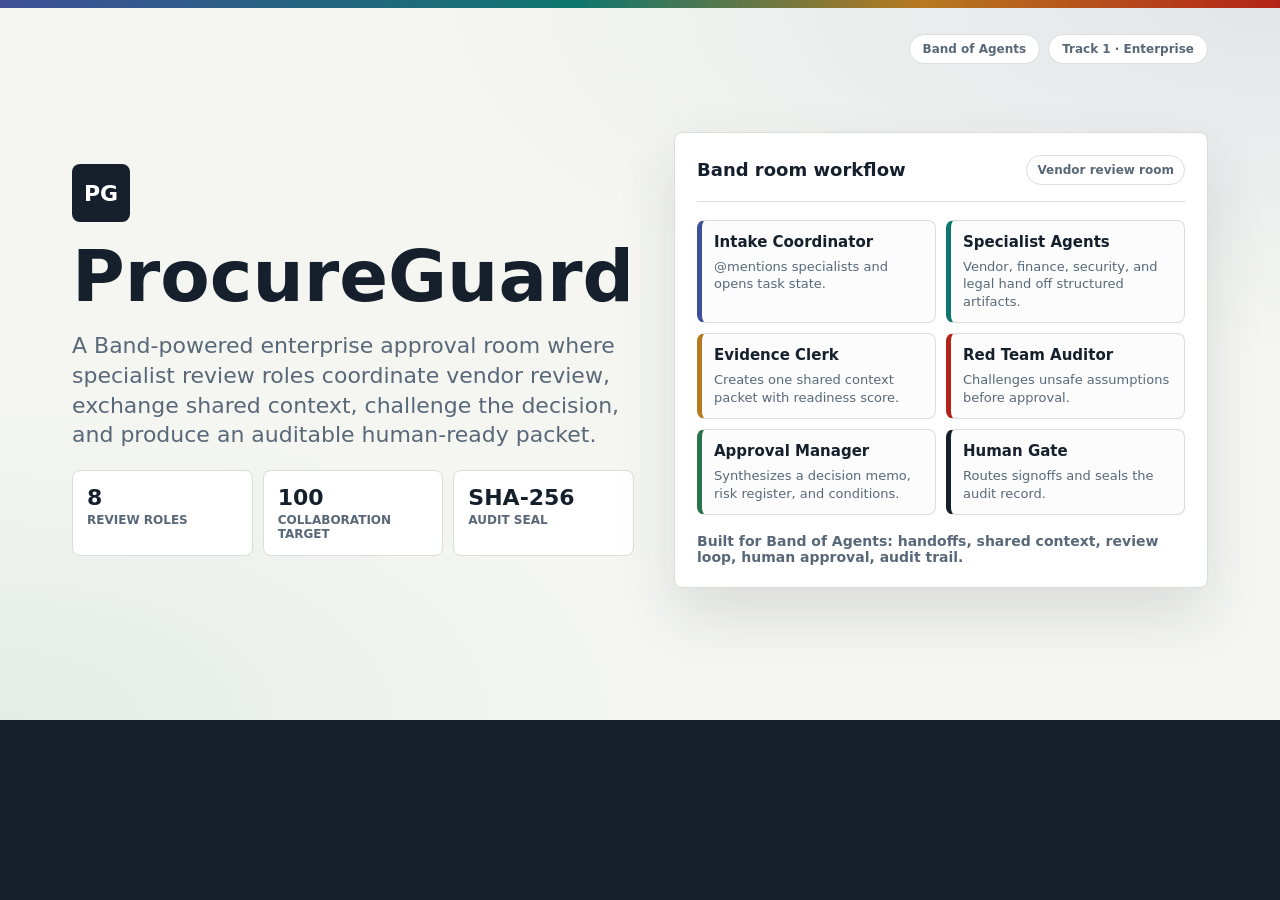
<file: static/cover.html>
<!doctype html>
<html lang="en">
  <head>
    <meta charset="utf-8" />
    <meta name="viewport" content="width=device-width, initial-scale=1" />
    <title>ProcureGuard Cover</title>
    <style>
      :root {
        --ink: #16202c;
        --muted: #596879;
        --line: #d9ded8;
        --bg: #f5f6f2;
        --panel: #ffffff;
        --teal: #0f766e;
        --indigo: #3f4f97;
        --red: #b42318;
        --green: #28724f;
        --amber: #b7791f;
      }

      * {
        box-sizing: border-box;
      }

      body {
        margin: 0;
        background: var(--ink);
        color: var(--ink);
        font-family: Inter, ui-sans-serif, system-ui, -apple-system, BlinkMacSystemFont, "Segoe UI", sans-serif;
        letter-spacing: 0;
      }

      .frame {
        width: 1280px;
        height: 720px;
        margin: 0 auto;
        background: var(--bg);
        display: grid;
        align-content: center;
        padding: 64px 72px;
        position: relative;
        overflow: hidden;
      }

      .frame::before {
        content: "";
        position: absolute;
        inset: 0;
        background:
          radial-gradient(120% 90% at 100% 0%, rgba(63, 79, 151, 0.1), transparent 55%),
          radial-gradient(90% 80% at 0% 100%, rgba(15, 118, 110, 0.08), transparent 55%);
        pointer-events: none;
      }

      .topbar {
        position: absolute;
        top: 0;
        left: 0;
        right: 0;
        height: 8px;
        background: linear-gradient(90deg, var(--indigo), var(--teal) 45%, var(--amber) 72%, var(--red));
      }

      .badge-track {
        position: absolute;
        top: 34px;
        right: 72px;
        display: flex;
        gap: 8px;
      }

      .badge {
        border: 1px solid var(--line);
        background: var(--panel);
        border-radius: 999px;
        padding: 7px 13px;
        font-size: 12px;
        font-weight: 900;
        color: var(--muted);
      }

      .cover {
        width: 100%;
        display: grid;
        grid-template-columns: 0.95fr 1.05fr;
        gap: 40px;
        align-items: center;
        position: relative;
        z-index: 1;
      }

      .copy {
        display: grid;
        gap: 20px;
      }

      .mark {
        display: inline-grid;
        place-items: center;
        width: 58px;
        height: 58px;
        border-radius: 8px;
        background: var(--ink);
        color: #fff;
        font-size: 22px;
        font-weight: 900;
      }

      h1,
      p {
        margin: 0;
      }

      h1 {
        max-width: 620px;
        font-size: 72px;
        line-height: 0.96;
      }

      .subtitle {
        max-width: 600px;
        color: var(--muted);
        font-size: 22px;
        line-height: 1.35;
      }

      .proof-row {
        display: grid;
        grid-template-columns: repeat(3, minmax(0, 1fr));
        gap: 10px;
        max-width: 650px;
      }

      .proof {
        border: 1px solid var(--line);
        border-radius: 8px;
        background: var(--panel);
        padding: 14px;
      }

      .proof strong,
      .proof span {
        display: block;
      }

      .proof strong {
        font-size: 22px;
      }

      .proof span {
        margin-top: 3px;
        color: var(--muted);
        font-size: 12px;
        font-weight: 800;
        text-transform: uppercase;
      }

      .room {
        border: 1px solid var(--line);
        border-radius: 8px;
        background: var(--panel);
        padding: 22px;
        box-shadow: 0 28px 60px rgba(35, 45, 58, 0.12);
      }

      .room-head {
        display: flex;
        align-items: center;
        justify-content: space-between;
        gap: 16px;
        border-bottom: 1px solid var(--line);
        padding-bottom: 16px;
        margin-bottom: 18px;
      }

      .room-head strong {
        font-size: 18px;
      }

      .pill {
        border: 1px solid var(--line);
        border-radius: 999px;
        padding: 7px 10px;
        color: var(--muted);
        font-size: 12px;
        font-weight: 900;
      }

      .flow {
        display: grid;
        grid-template-columns: repeat(2, minmax(0, 1fr));
        gap: 10px;
      }

      .node {
        min-height: 86px;
        border: 1px solid var(--line);
        border-left: 5px solid var(--indigo);
        border-radius: 8px;
        background: #fbfcfb;
        padding: 12px;
      }

      .node:nth-child(2) {
        border-left-color: var(--teal);
      }

      .node:nth-child(3) {
        border-left-color: var(--amber);
      }

      .node:nth-child(4) {
        border-left-color: var(--red);
      }

      .node:nth-child(5) {
        border-left-color: var(--green);
      }

      .node:nth-child(6) {
        border-left-color: var(--ink);
      }

      .node strong,
      .node span {
        display: block;
      }

      .node strong {
        margin-bottom: 7px;
        font-size: 15px;
      }

      .node span {
        color: var(--muted);
        font-size: 13px;
        line-height: 1.35;
      }

      .footer-line {
        margin-top: 18px;
        color: var(--muted);
        font-size: 14px;
        font-weight: 800;
      }

      @media (max-width: 900px) {
        .cover {
          grid-template-columns: 1fr;
          padding: 24px 0;
        }

        h1 {
          font-size: 46px;
        }

        .proof-row,
        .flow {
          grid-template-columns: 1fr;
        }
      }
    </style>
  </head>
  <body>
    <div class="frame">
      <div class="topbar"></div>
      <div class="badge-track">
        <span class="badge">Band of Agents</span>
        <span class="badge">Track 1 · Enterprise</span>
      </div>
      <main class="cover">
      <section class="copy">
        <span class="mark">PG</span>
        <h1>ProcureGuard</h1>
        <p class="subtitle">
          A Band-powered enterprise approval room where specialist review roles coordinate vendor review, exchange shared context,
          challenge the decision, and produce an auditable human-ready packet.
        </p>
        <div class="proof-row">
          <div class="proof"><strong>8</strong><span>Review roles</span></div>
          <div class="proof"><strong>100</strong><span>Collaboration target</span></div>
          <div class="proof"><strong>SHA-256</strong><span>Audit seal</span></div>
        </div>
      </section>

      <section class="room" aria-label="Workflow proof">
        <div class="room-head">
          <strong>Band room workflow</strong>
          <span class="pill">Vendor review room</span>
        </div>
        <div class="flow">
          <article class="node"><strong>Intake Coordinator</strong><span>@mentions specialists and opens task state.</span></article>
          <article class="node"><strong>Specialist Agents</strong><span>Vendor, finance, security, and legal hand off structured artifacts.</span></article>
          <article class="node"><strong>Evidence Clerk</strong><span>Creates one shared context packet with readiness score.</span></article>
          <article class="node"><strong>Red Team Auditor</strong><span>Challenges unsafe assumptions before approval.</span></article>
          <article class="node"><strong>Approval Manager</strong><span>Synthesizes a decision memo, risk register, and conditions.</span></article>
          <article class="node"><strong>Human Gate</strong><span>Routes signoffs and seals the audit record.</span></article>
        </div>
        <p class="footer-line">Built for Band of Agents: handoffs, shared context, review loop, human approval, audit trail.</p>
      </section>
      </main>
    </div>
  </body>
</html>
</file>
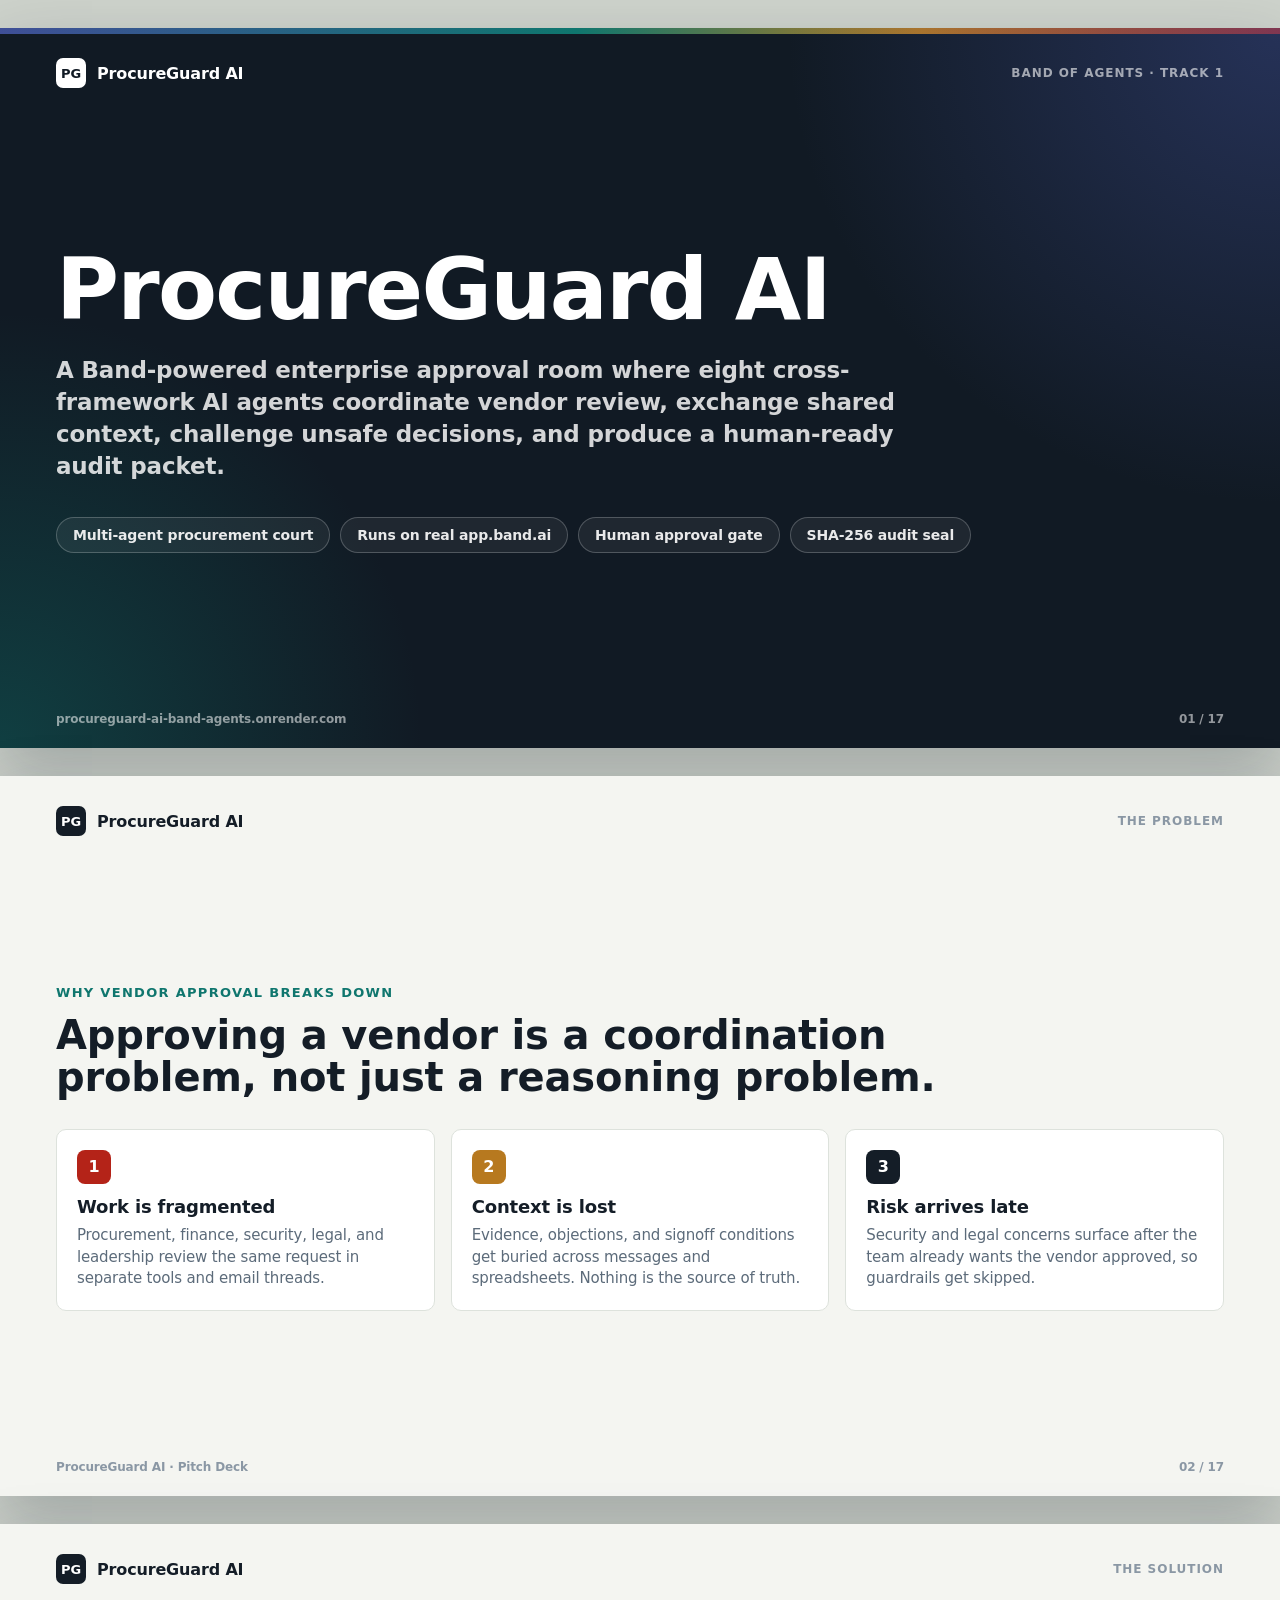
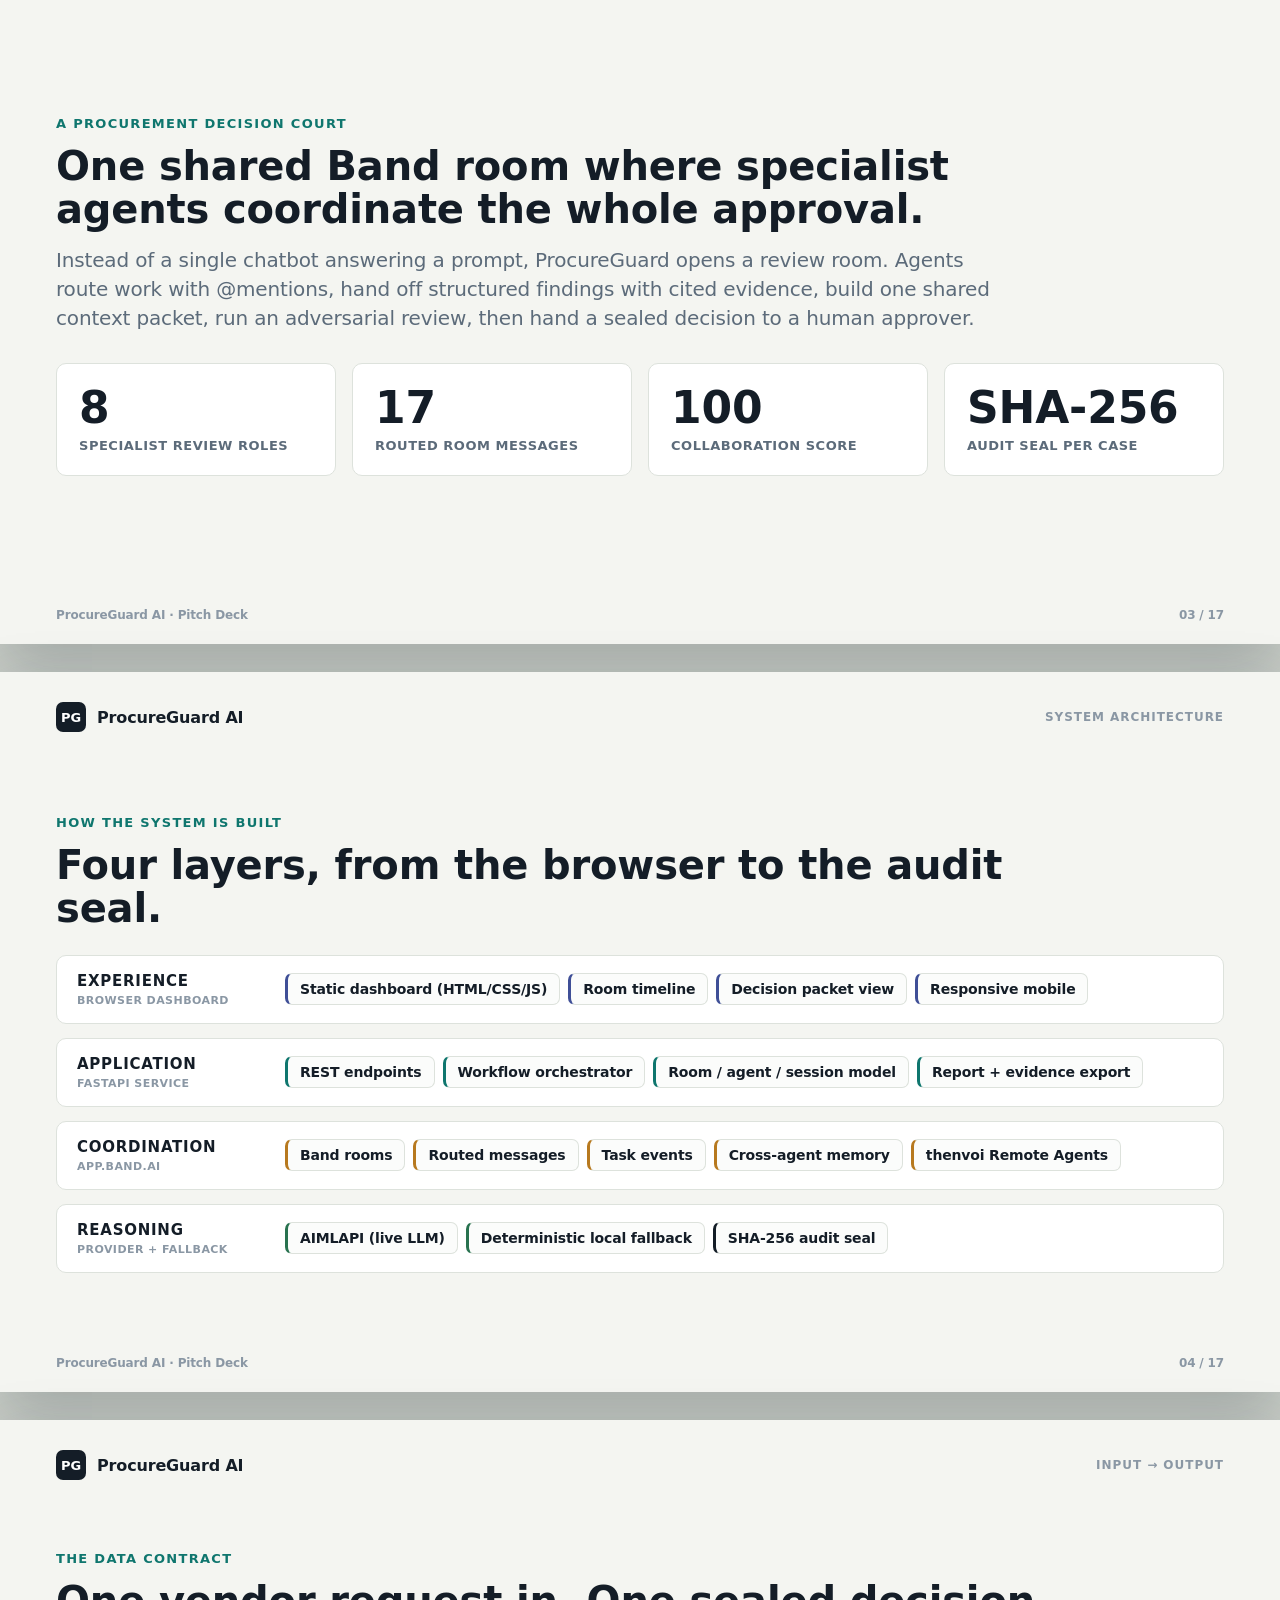
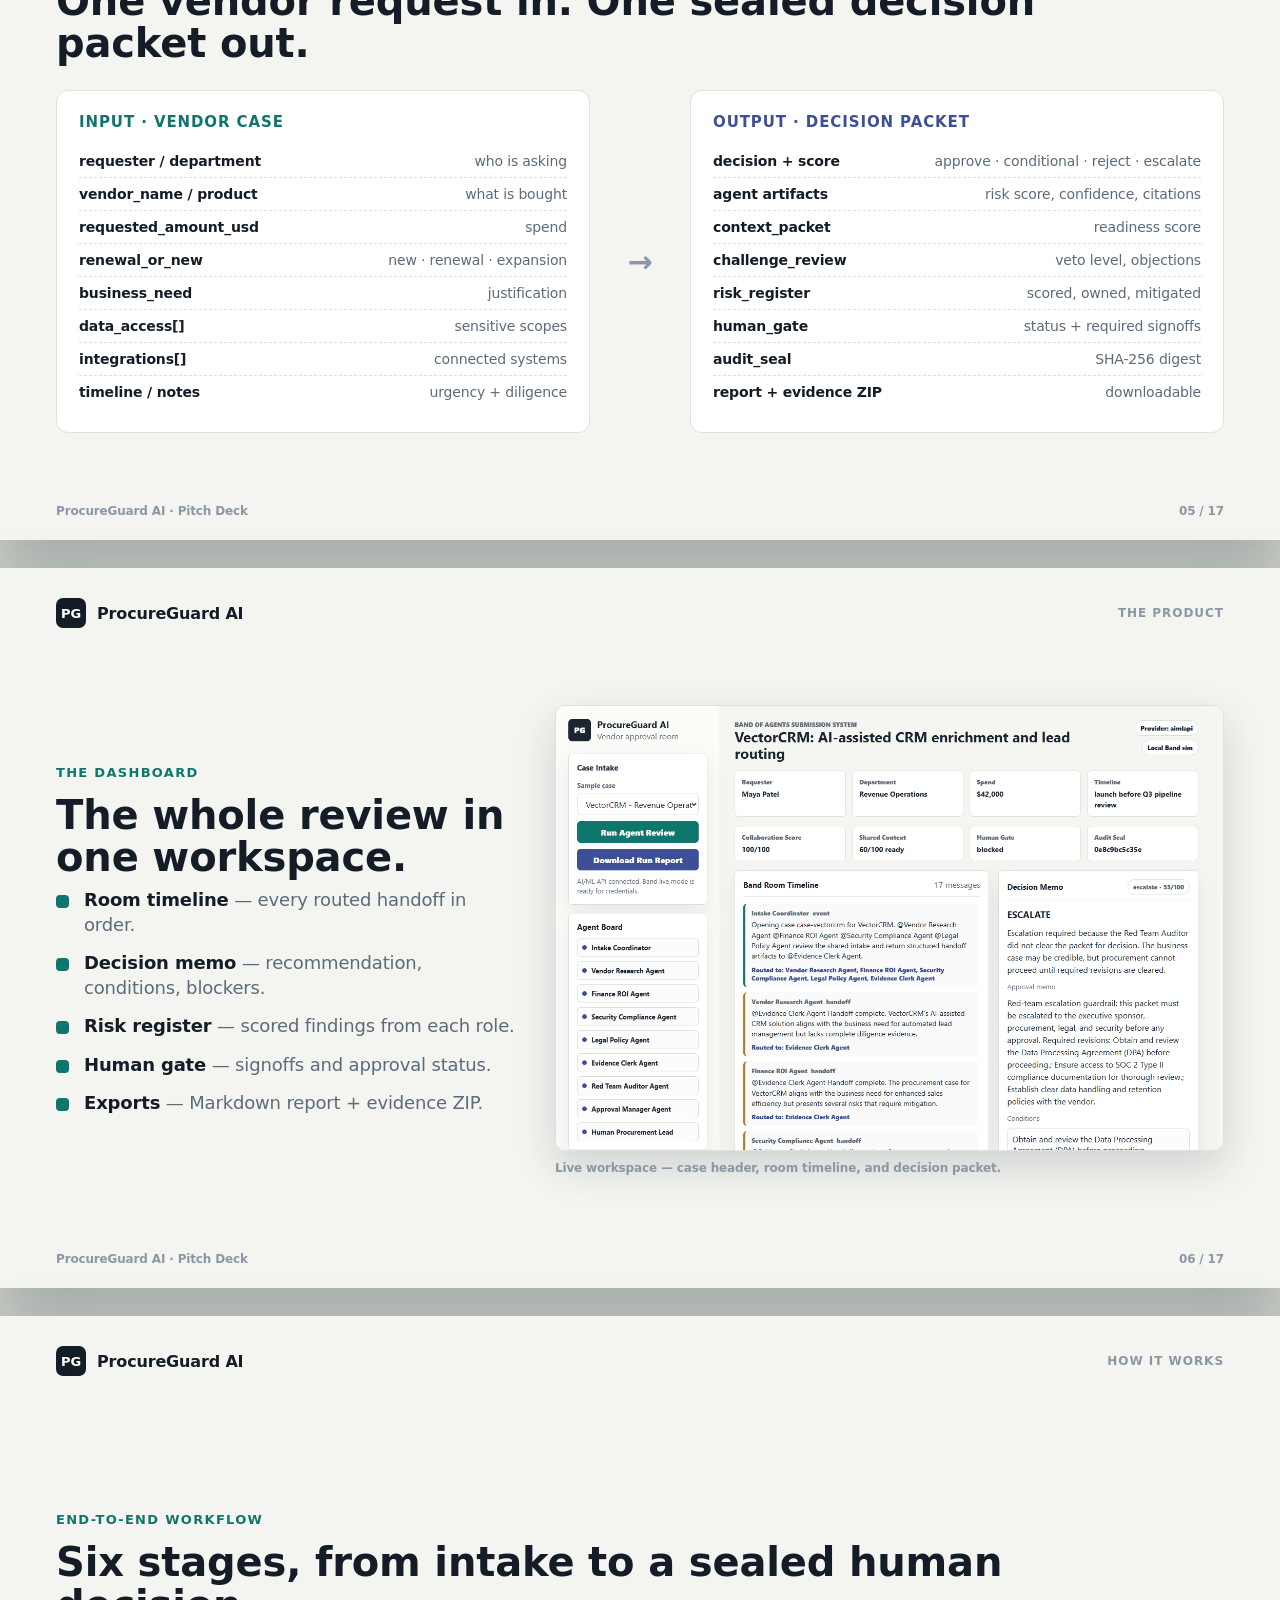
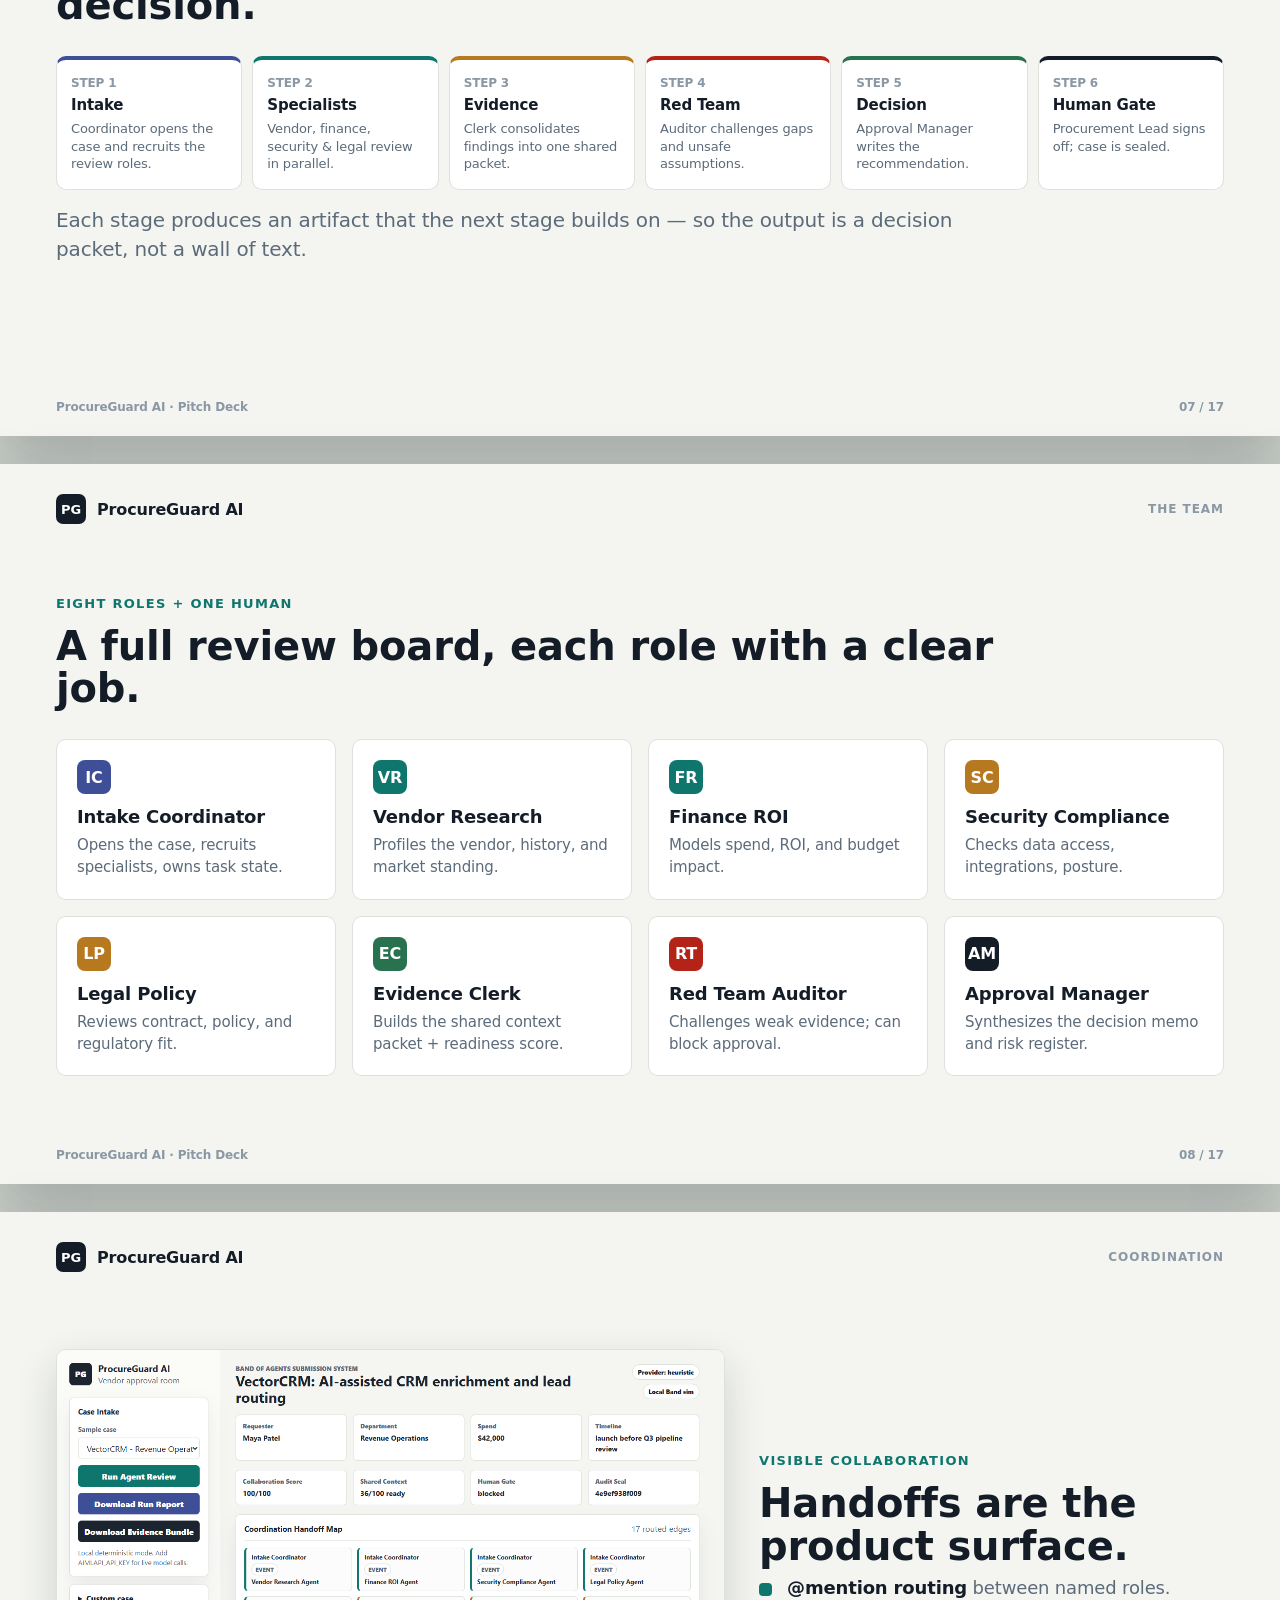
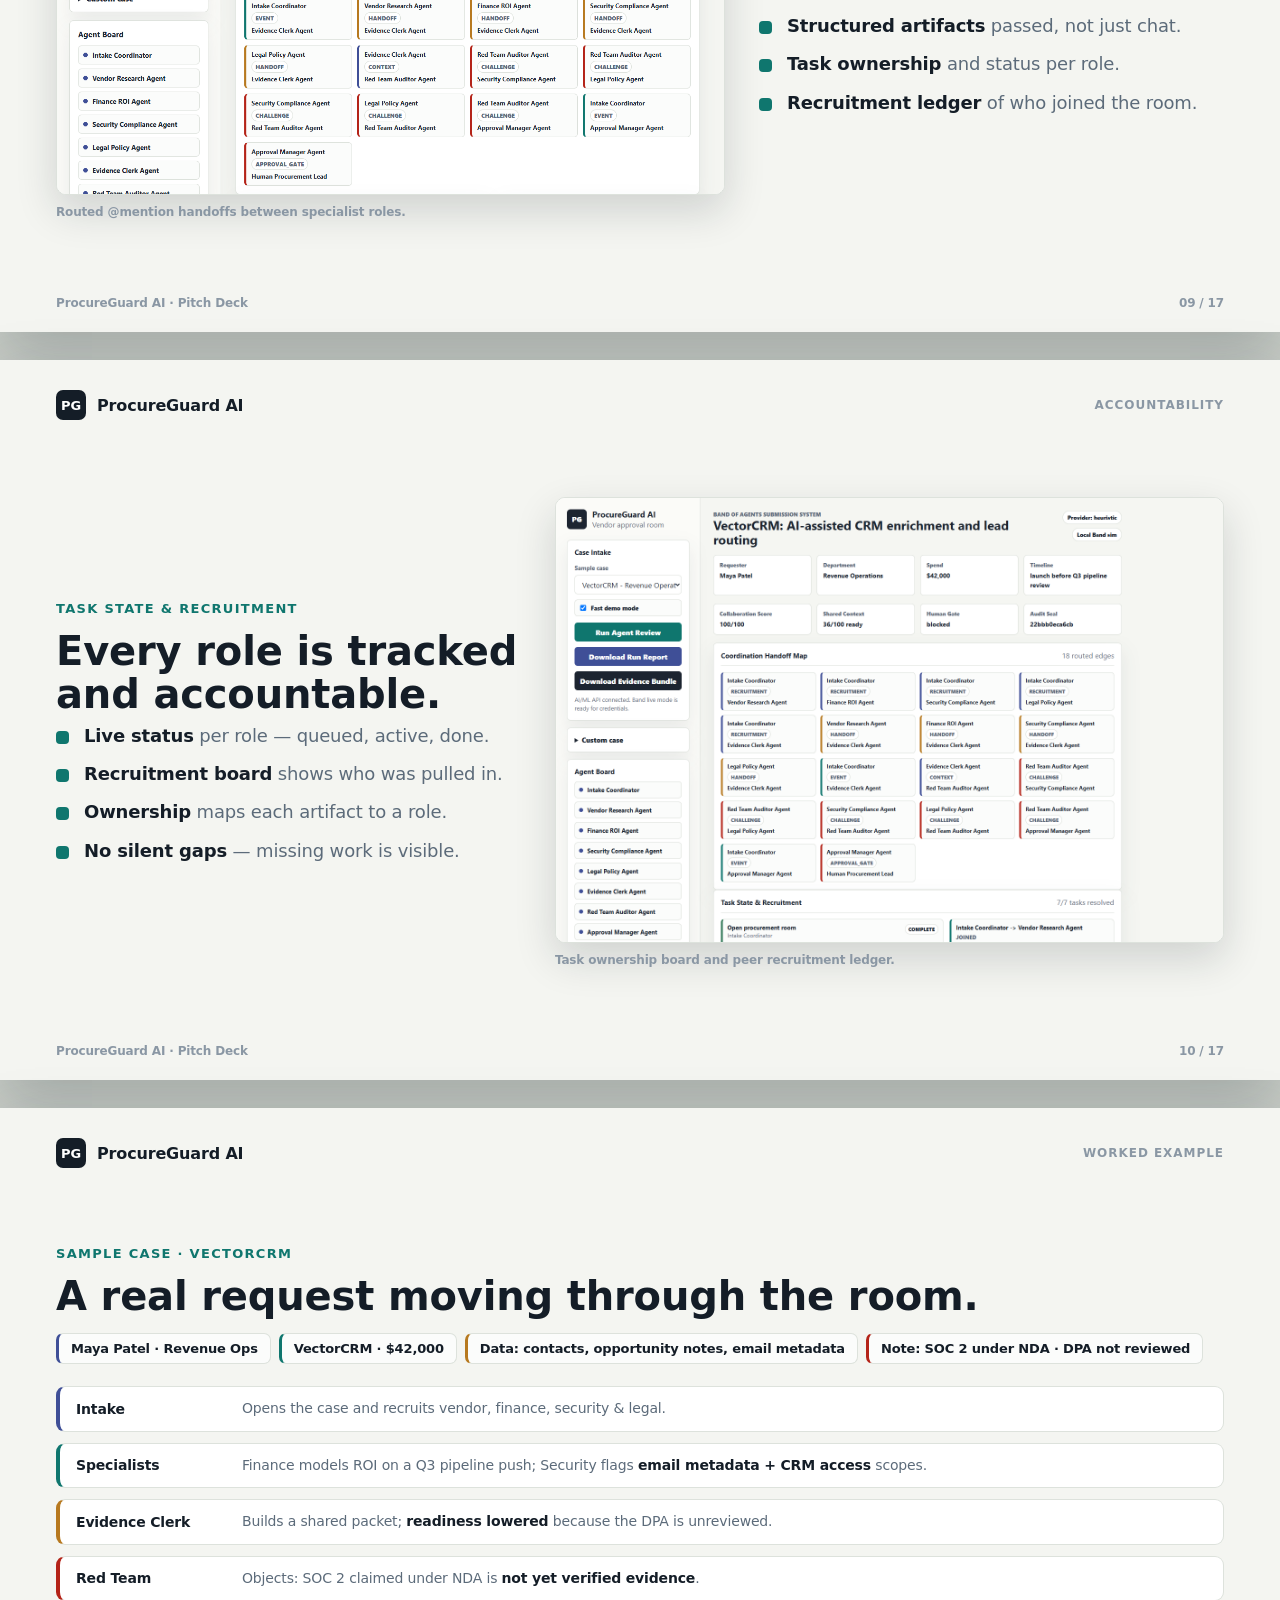
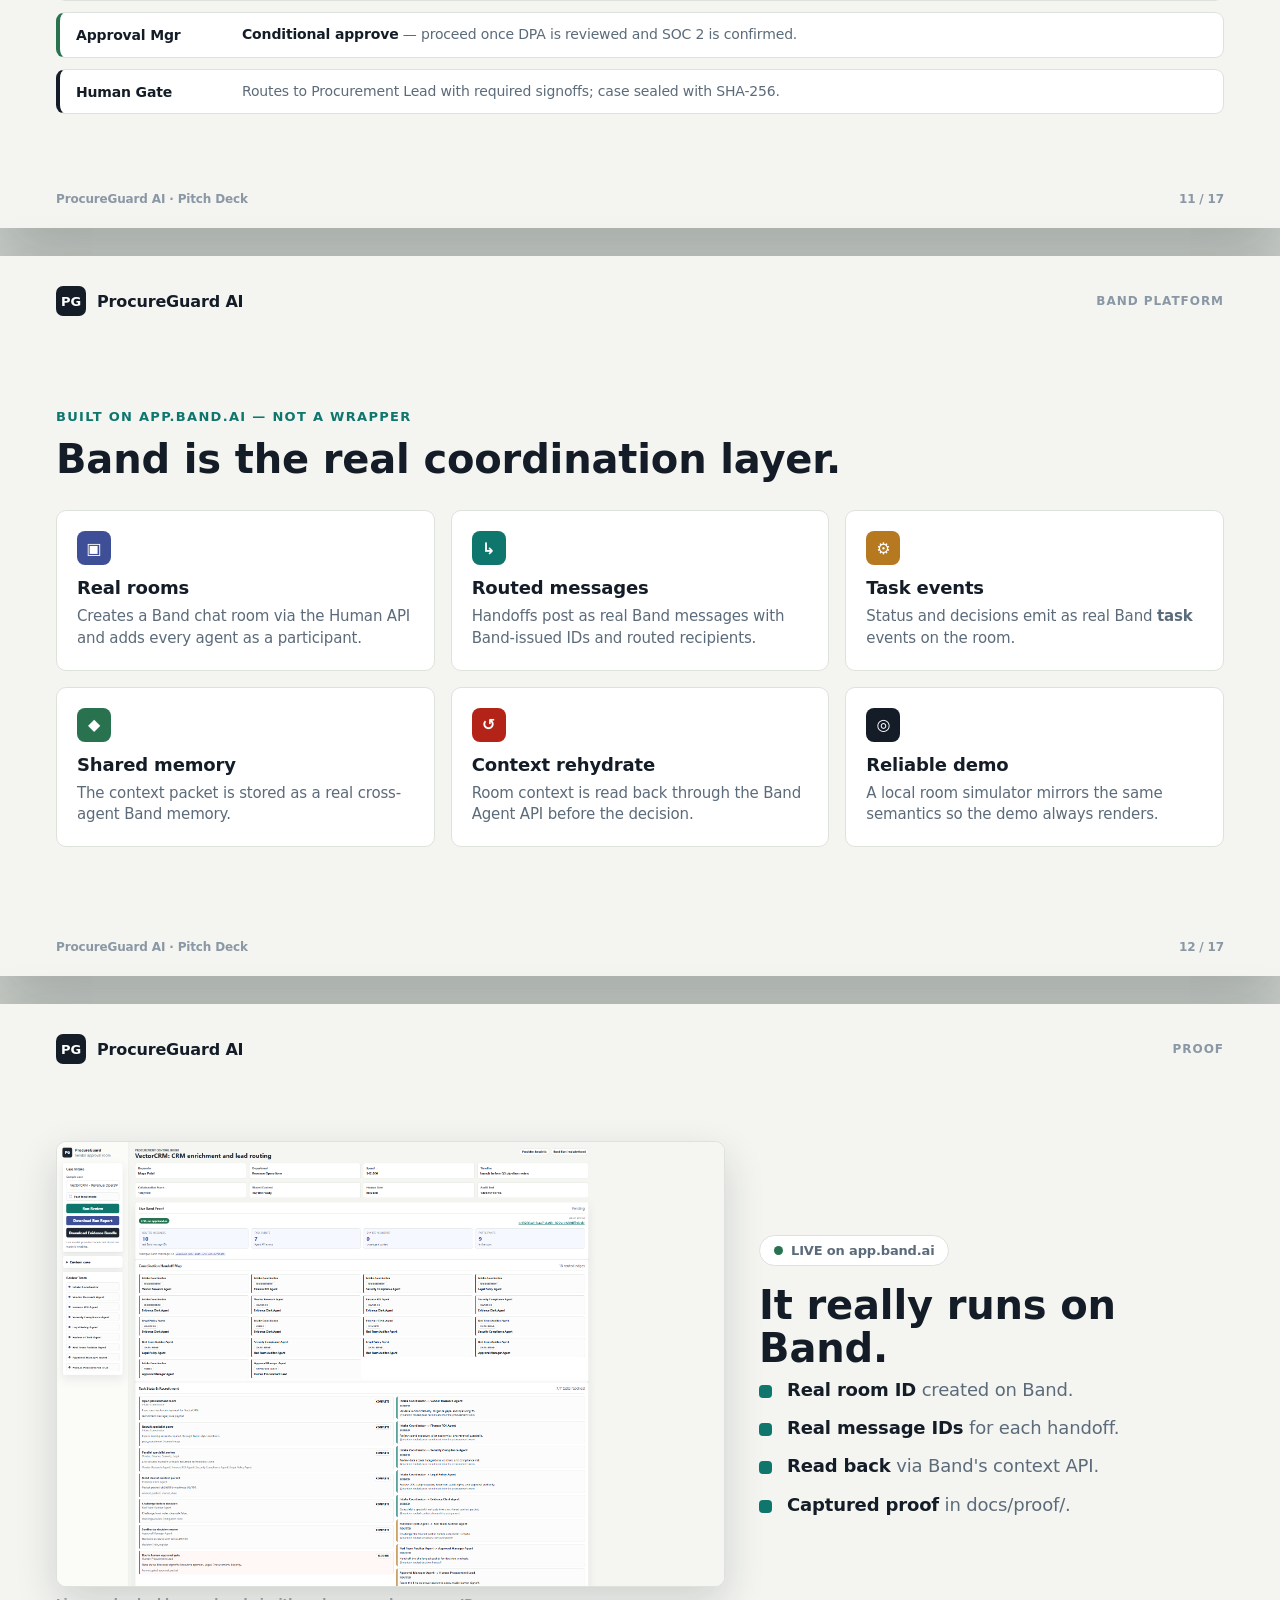
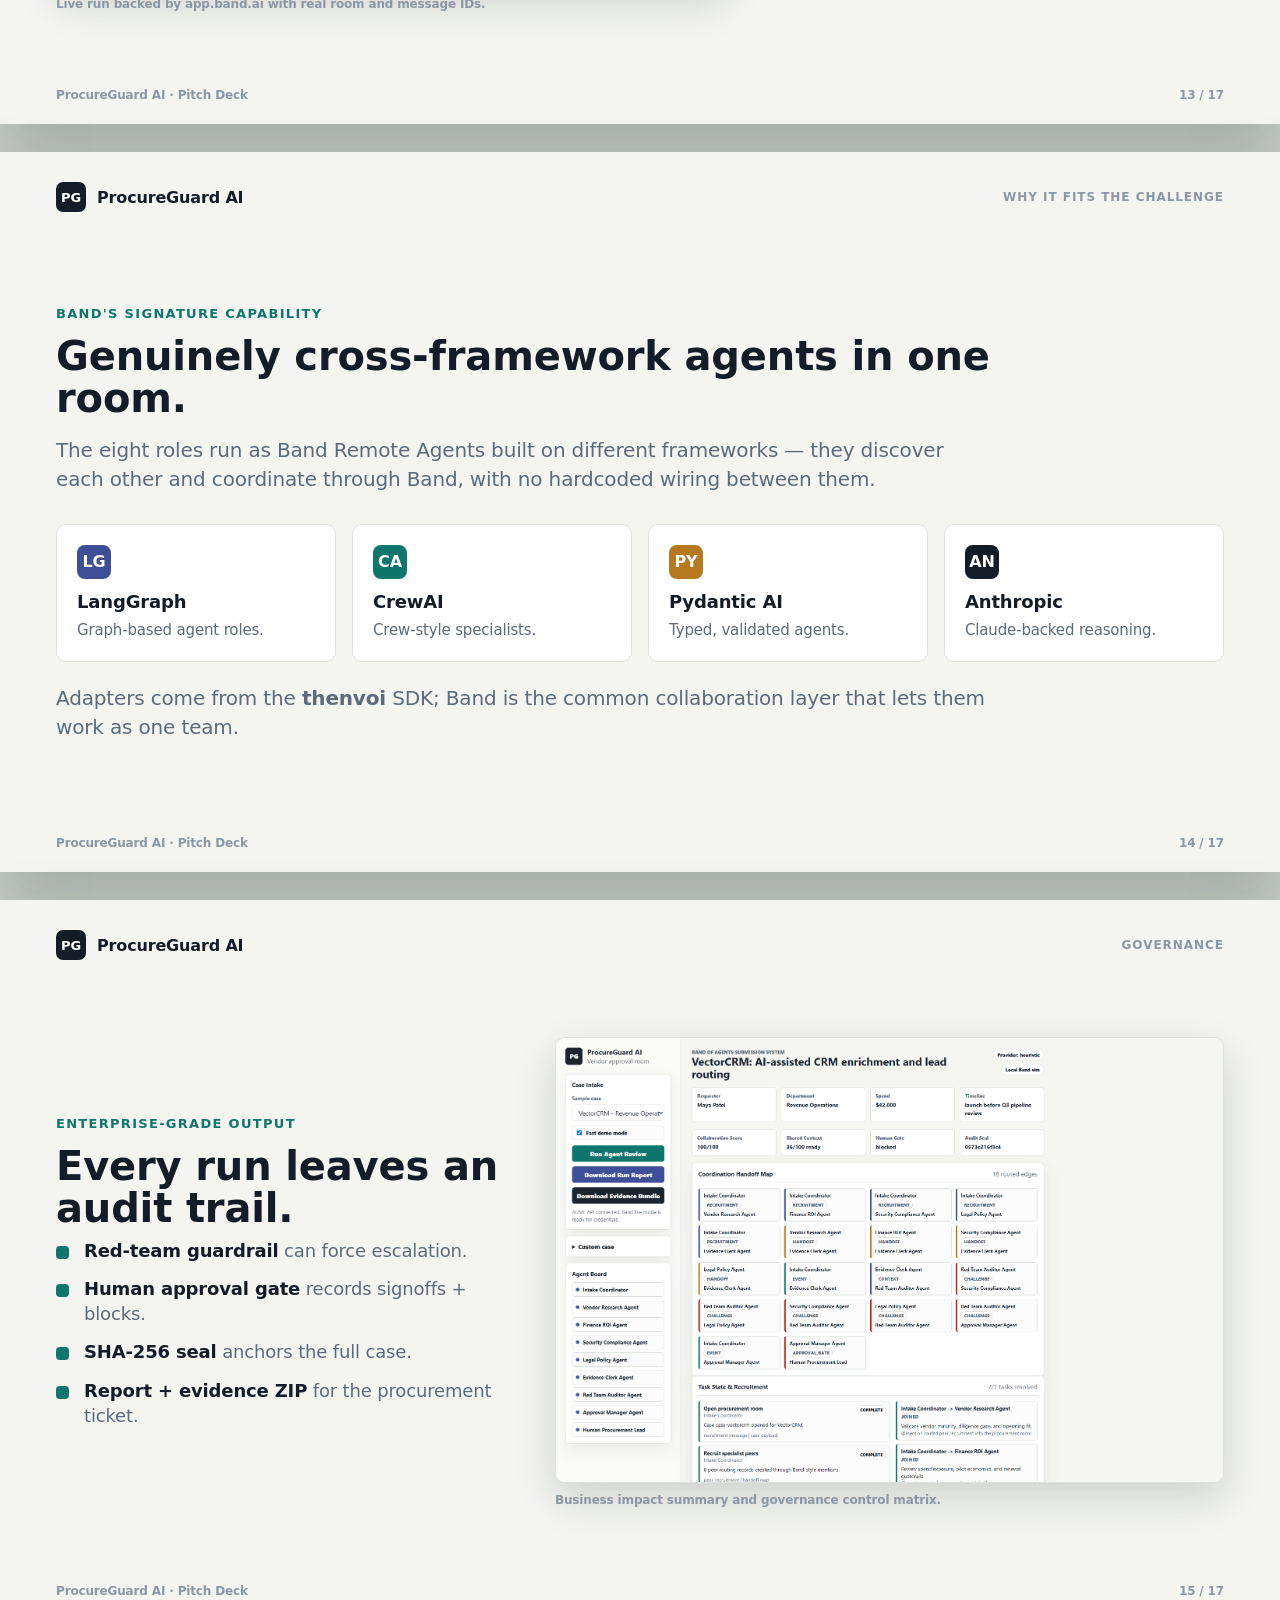
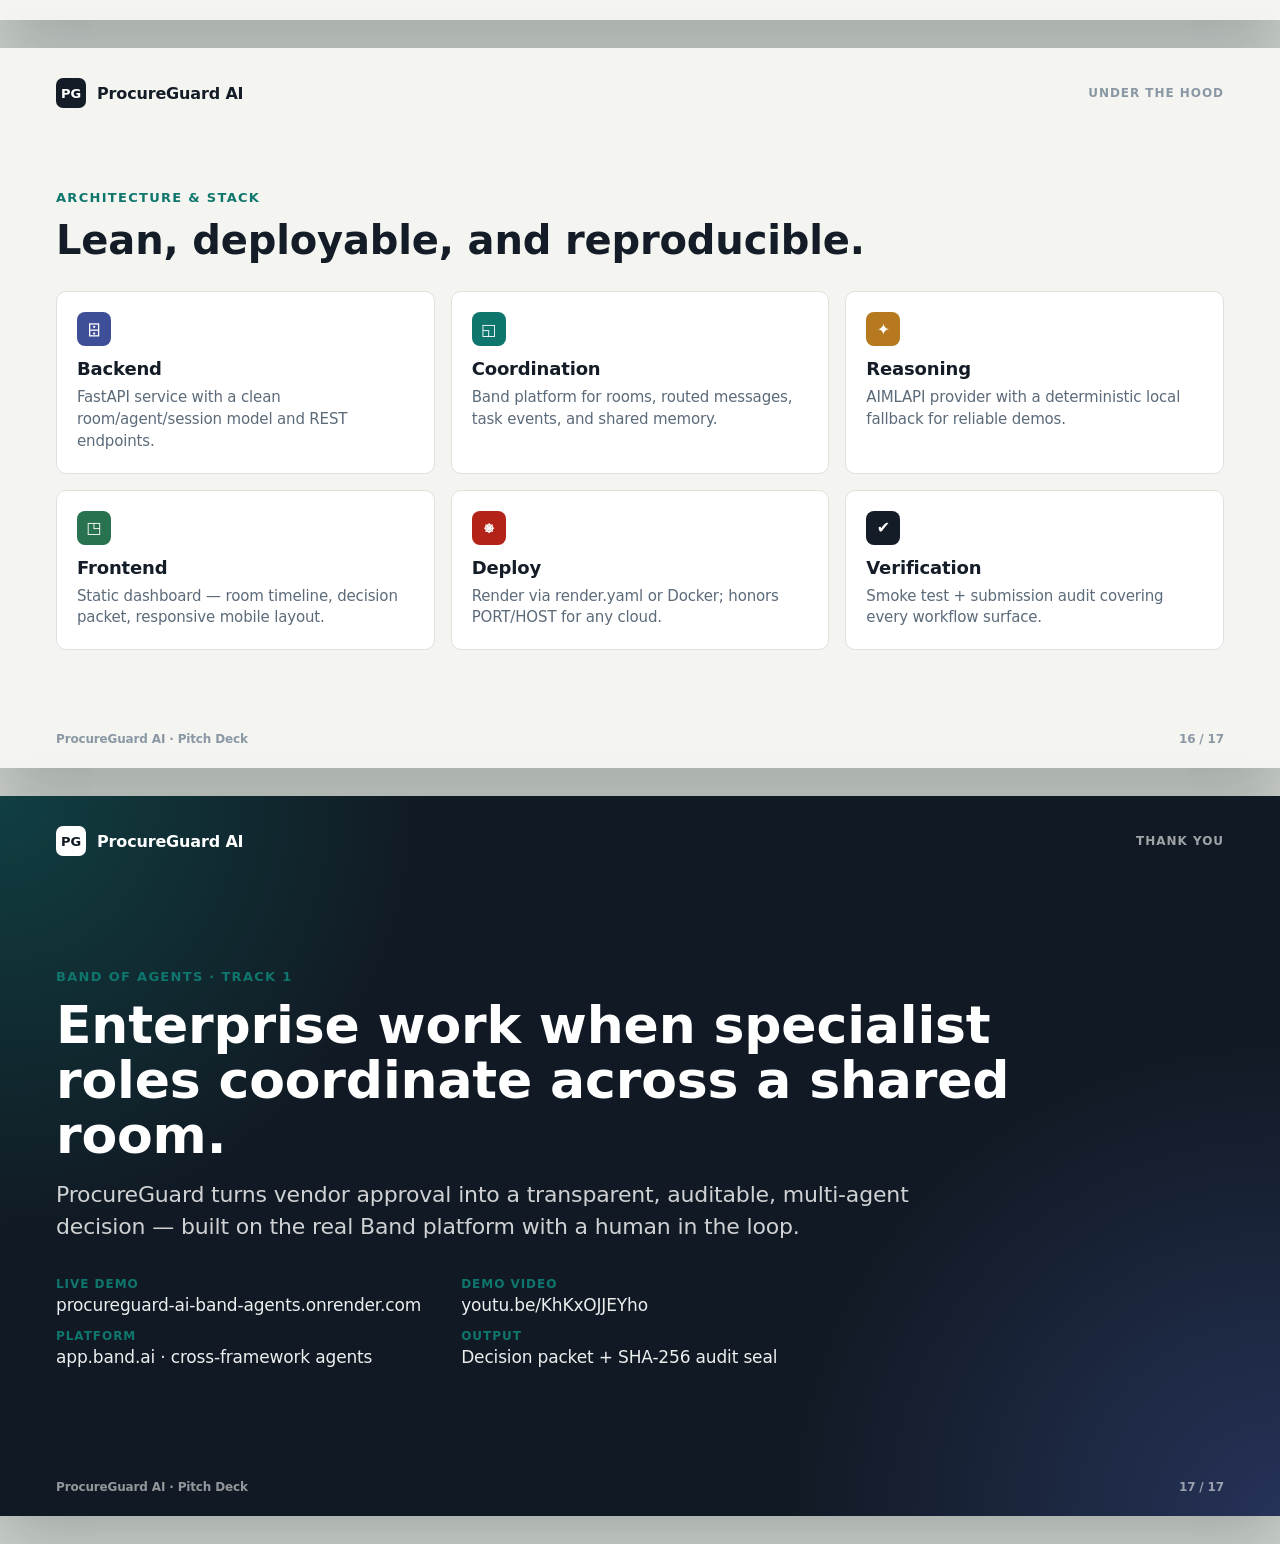
<file: static/slides.html>
<!doctype html>
<html lang="en">
  <head>
    <meta charset="utf-8" />
    <meta name="viewport" content="width=device-width, initial-scale=1" />
    <title>ProcureGuard AI — Pitch Deck</title>
    <style>
      :root {
        --bg: #f4f5f1;
        --ink: #141d27;
        --muted: #5c6b7a;
        --faint: #8a97a4;
        --line: #dde2dc;
        --panel: #ffffff;
        --soft: #fbfcfb;
        --teal: #0f766e;
        --indigo: #3f4f97;
        --amber: #b7791f;
        --red: #b42318;
        --green: #28724f;
        --night: #111a24;
      }

      * { box-sizing: border-box; }

      html, body { margin: 0; padding: 0; }

      body {
        background: #cdd2cb;
        color: var(--ink);
        font-family: Inter, ui-sans-serif, system-ui, -apple-system, BlinkMacSystemFont, "Segoe UI", sans-serif;
        letter-spacing: -0.01em;
        -webkit-font-smoothing: antialiased;
      }

      h1, h2, h3, p, ul, ol, figure { margin: 0; }

      /* Each slide is a fixed 1280x720 (16:9) page. */
      .slide {
        position: relative;
        width: 1280px;
        height: 720px;
        margin: 28px auto;
        background: var(--bg);
        overflow: hidden;
        display: flex;
        flex-direction: column;
        page-break-after: always;
        break-after: page;
        box-shadow: 0 24px 60px rgba(20, 29, 39, 0.22);
      }

      .slide:last-child { page-break-after: auto; break-after: auto; }

      /* Shared header / footer chrome */
      .head {
        display: flex;
        align-items: center;
        justify-content: space-between;
        padding: 30px 56px 0;
        z-index: 2;
      }

      .brand {
        display: flex;
        align-items: center;
        gap: 11px;
        font-size: 16px;
        font-weight: 800;
      }

      .dot {
        display: inline-grid;
        place-items: center;
        width: 30px;
        height: 30px;
        border-radius: 7px;
        background: var(--ink);
        color: #fff;
        font-size: 13px;
        font-weight: 900;
        letter-spacing: 0;
      }

      .kicker {
        color: var(--faint);
        font-size: 12px;
        font-weight: 800;
        text-transform: uppercase;
        letter-spacing: 0.08em;
      }

      .foot {
        position: absolute;
        bottom: 22px;
        left: 56px;
        right: 56px;
        display: flex;
        align-items: center;
        justify-content: space-between;
        color: var(--faint);
        font-size: 12px;
        font-weight: 700;
        z-index: 2;
      }

      .foot .num {
        font-variant-numeric: tabular-nums;
      }

      .body {
        flex: 1;
        display: flex;
        flex-direction: column;
        justify-content: center;
        padding: 24px 56px 60px;
        z-index: 1;
      }

      .eyebrow {
        color: var(--teal);
        font-size: 13px;
        font-weight: 900;
        text-transform: uppercase;
        letter-spacing: 0.1em;
        margin-bottom: 14px;
      }

      h2 {
        font-size: 40px;
        line-height: 1.06;
        max-width: 1000px;
      }

      .lead {
        max-width: 940px;
        margin-top: 16px;
        color: var(--muted);
        font-size: 20px;
        line-height: 1.45;
      }

      /* Cards */
      .grid {
        display: grid;
        gap: 16px;
        margin-top: 30px;
      }
      .g3 { grid-template-columns: repeat(3, 1fr); }
      .g2 { grid-template-columns: repeat(2, 1fr); }
      .g4 { grid-template-columns: repeat(4, 1fr); }

      .card {
        border: 1px solid var(--line);
        border-radius: 10px;
        background: var(--panel);
        padding: 20px;
      }

      .card h3 {
        font-size: 18px;
        margin-bottom: 8px;
      }

      .card p {
        color: var(--muted);
        font-size: 15px;
        line-height: 1.45;
      }

      .card .ic {
        width: 34px;
        height: 34px;
        border-radius: 8px;
        display: grid;
        place-items: center;
        font-size: 16px;
        font-weight: 900;
        color: #fff;
        margin-bottom: 12px;
      }

      .tint-i { background: var(--indigo); }
      .tint-t { background: var(--teal); }
      .tint-a { background: var(--amber); }
      .tint-r { background: var(--red); }
      .tint-g { background: var(--green); }
      .tint-k { background: var(--ink); }

      /* Metrics */
      .metrics {
        display: grid;
        grid-template-columns: repeat(4, 1fr);
        gap: 16px;
        margin-top: 30px;
      }
      .metric {
        border: 1px solid var(--line);
        border-radius: 10px;
        background: var(--panel);
        padding: 22px;
      }
      .metric strong {
        display: block;
        font-size: 44px;
        line-height: 1;
      }
      .metric span {
        display: block;
        margin-top: 8px;
        color: var(--muted);
        font-size: 13px;
        font-weight: 800;
        text-transform: uppercase;
        letter-spacing: 0.04em;
      }

      /* Two-column with image */
      .split {
        display: grid;
        grid-template-columns: 0.82fr 1.18fr;
        gap: 34px;
        align-items: center;
      }
      .split.rev { grid-template-columns: 1.18fr 0.82fr; }

      .shot {
        width: 100%;
        max-height: 470px;
        object-fit: cover;
        object-position: top center;
        border: 1px solid var(--line);
        border-radius: 10px;
        background: #fff;
        box-shadow: 0 16px 40px rgba(20, 29, 39, 0.16);
        display: block;
      }

      .caption {
        margin-top: 10px;
        color: var(--faint);
        font-size: 12px;
        font-weight: 700;
      }

      ul.bullets {
        display: grid;
        gap: 13px;
        padding-left: 0;
        list-style: none;
        margin-top: 8px;
      }
      ul.bullets li {
        position: relative;
        padding-left: 28px;
        color: var(--ink);
        font-size: 18px;
        line-height: 1.4;
      }
      ul.bullets li::before {
        content: "";
        position: absolute;
        left: 0;
        top: 8px;
        width: 13px;
        height: 13px;
        border-radius: 4px;
        background: var(--teal);
      }
      ul.bullets li b { font-weight: 800; }
      ul.bullets li span { color: var(--muted); font-weight: 500; }

      /* Pipeline / flow */
      .pipe {
        display: grid;
        grid-template-columns: repeat(6, 1fr);
        gap: 10px;
        margin-top: 30px;
      }
      .step {
        border: 1px solid var(--line);
        border-top: 4px solid var(--indigo);
        border-radius: 10px;
        background: var(--panel);
        padding: 16px 14px;
        position: relative;
      }
      .step:nth-child(2) { border-top-color: var(--teal); }
      .step:nth-child(3) { border-top-color: var(--amber); }
      .step:nth-child(4) { border-top-color: var(--red); }
      .step:nth-child(5) { border-top-color: var(--green); }
      .step:nth-child(6) { border-top-color: var(--ink); }
      .step .n {
        font-size: 12px;
        font-weight: 900;
        color: var(--faint);
      }
      .step h3 { font-size: 15px; margin: 6px 0 6px; }
      .step p { font-size: 13px; color: var(--muted); line-height: 1.35; }

      /* Architecture layers */
      .arch {
        display: grid;
        gap: 14px;
        margin-top: 26px;
      }
      .layer {
        display: grid;
        grid-template-columns: 190px 1fr;
        gap: 18px;
        align-items: center;
        border: 1px solid var(--line);
        border-radius: 10px;
        background: var(--panel);
        padding: 16px 20px;
      }
      .layer .lname {
        font-size: 15px;
        font-weight: 900;
        text-transform: uppercase;
        letter-spacing: 0.05em;
        color: var(--ink);
      }
      .layer .lname small {
        display: block;
        margin-top: 4px;
        font-size: 11px;
        font-weight: 700;
        letter-spacing: 0.04em;
        color: var(--faint);
      }
      .chiprow { display: flex; flex-wrap: wrap; gap: 8px; }
      .tag {
        border: 1px solid var(--line);
        background: var(--soft);
        border-radius: 7px;
        padding: 7px 12px;
        font-size: 14px;
        font-weight: 700;
        color: var(--ink);
      }
      .tag.b-i { border-left: 3px solid var(--indigo); }
      .tag.b-t { border-left: 3px solid var(--teal); }
      .tag.b-a { border-left: 3px solid var(--amber); }
      .tag.b-r { border-left: 3px solid var(--red); }
      .tag.b-g { border-left: 3px solid var(--green); }
      .tag.b-k { border-left: 3px solid var(--ink); }

      /* Input -> Output contract */
      .io {
        display: grid;
        grid-template-columns: 1fr 64px 1fr;
        gap: 18px;
        align-items: stretch;
        margin-top: 26px;
      }
      .io-col {
        border: 1px solid var(--line);
        border-radius: 12px;
        background: var(--panel);
        padding: 22px 22px 24px;
      }
      .io-col h3 {
        font-size: 15px;
        font-weight: 900;
        text-transform: uppercase;
        letter-spacing: 0.06em;
        color: var(--teal);
        margin-bottom: 14px;
      }
      .io-col.out h3 { color: var(--indigo); }
      .field {
        display: flex;
        justify-content: space-between;
        gap: 12px;
        padding: 8px 0;
        border-bottom: 1px dashed var(--line);
        font-size: 14px;
      }
      .field:last-child { border-bottom: 0; }
      .field b { font-weight: 800; color: var(--ink); }
      .field span { color: var(--muted); text-align: right; }
      .io-arrow {
        display: grid;
        place-items: center;
        font-size: 30px;
        font-weight: 900;
        color: var(--faint);
      }

      /* Worked example timeline */
      .ex {
        display: grid;
        grid-template-columns: 1fr;
        gap: 11px;
        margin-top: 22px;
      }
      .exrow {
        display: grid;
        grid-template-columns: 150px 1fr;
        gap: 16px;
        align-items: center;
        border: 1px solid var(--line);
        border-left: 4px solid var(--indigo);
        border-radius: 9px;
        background: var(--panel);
        padding: 12px 16px;
      }
      .exrow:nth-child(2) { border-left-color: var(--teal); }
      .exrow:nth-child(3) { border-left-color: var(--amber); }
      .exrow:nth-child(4) { border-left-color: var(--red); }
      .exrow:nth-child(5) { border-left-color: var(--green); }
      .exrow:nth-child(6) { border-left-color: var(--ink); }
      .exrow .who { font-size: 14px; font-weight: 900; color: var(--ink); }
      .exrow .what { font-size: 14px; color: var(--muted); line-height: 1.4; }
      .exrow .what b { color: var(--ink); font-weight: 800; }

      .casebar {
        display: flex;
        flex-wrap: wrap;
        gap: 8px;
        margin-top: 16px;
      }
      .casebar .tag { font-size: 13px; }

      /* Title slide */
      .cover { background: var(--night); color: #fff; }
      .cover .head .brand { color: #fff; }
      .cover .dot { background: #fff; color: var(--night); }
      .cover .kicker { color: rgba(255,255,255,0.6); }
      .cover .accent {
        position: absolute;
        inset: 0;
        background:
          radial-gradient(70% 120% at 100% 0%, rgba(63,79,151,0.45), transparent 55%),
          radial-gradient(60% 110% at 0% 100%, rgba(15,118,110,0.4), transparent 55%);
      }
      .cover .topline {
        position: absolute; top: 0; left: 0; right: 0; height: 6px;
        background: linear-gradient(90deg, var(--indigo), var(--teal) 45%, var(--amber) 72%, var(--red));
      }
      .cover .body { justify-content: center; }
      .cover h1 {
        font-size: 86px;
        line-height: 0.98;
        font-weight: 900;
        letter-spacing: -0.02em;
      }
      .cover .tag {
        margin-top: 22px;
        max-width: 860px;
        font-size: 23px;
        line-height: 1.4;
        color: rgba(255,255,255,0.82);
        border: 0;
        background: none;
        padding: 0;
      }
      .cover .chips {
        margin-top: 34px;
        display: flex;
        gap: 10px;
        flex-wrap: wrap;
      }
      .chip {
        border: 1px solid rgba(255,255,255,0.22);
        background: rgba(255,255,255,0.06);
        border-radius: 999px;
        padding: 9px 16px;
        font-size: 14px;
        font-weight: 700;
        color: rgba(255,255,255,0.9);
      }
      .cover .foot { color: rgba(255,255,255,0.55); }

      /* Closing slide */
      .close { background: var(--night); color: #fff; }
      .close .accent {
        position: absolute; inset: 0;
        background:
          radial-gradient(60% 110% at 0% 0%, rgba(15,118,110,0.4), transparent 55%),
          radial-gradient(70% 120% at 100% 100%, rgba(63,79,151,0.45), transparent 55%);
      }
      .close .head .brand { color: #fff; }
      .close .dot { background: #fff; color: var(--night); }
      .close .kicker { color: rgba(255,255,255,0.6); }
      .close h2 { font-size: 52px; }
      .close .lead { color: rgba(255,255,255,0.8); font-size: 22px; }
      .close .linkrow {
        margin-top: 34px;
        display: grid;
        grid-template-columns: repeat(2, auto);
        gap: 14px 40px;
        justify-content: start;
      }
      .close .lk { font-size: 17px; }
      .close .lk b { color: var(--teal); display: block; font-size: 12px; text-transform: uppercase; letter-spacing: 0.08em; margin-bottom: 4px; }
      .close .lk span { color: rgba(255,255,255,0.92); }
      .close .foot { color: rgba(255,255,255,0.55); }

      /* badge strip */
      .stamp {
        display: inline-flex;
        align-items: center;
        gap: 8px;
        border: 1px solid var(--line);
        background: var(--panel);
        border-radius: 999px;
        padding: 7px 14px;
        font-size: 13px;
        font-weight: 800;
        color: var(--muted);
      }
      .stamp .live { width: 9px; height: 9px; border-radius: 50%; background: var(--green); }

      @media print {
        @page { size: 1280px 720px; margin: 0; }
        body { background: #fff; }
        .slide { margin: 0; box-shadow: none; }
      }
    </style>
  </head>
  <body>
    <!-- 1 · TITLE -->
    <section class="slide cover">
      <div class="topline"></div>
      <div class="accent"></div>
      <header class="head">
        <div class="brand"><span class="dot">PG</span> ProcureGuard AI</div>
        <div class="kicker">Band of Agents · Track 1</div>
      </header>
      <div class="body">
        <h1>ProcureGuard AI</h1>
        <p class="tag">A Band-powered enterprise approval room where eight cross-framework AI agents coordinate vendor review, exchange shared context, challenge unsafe decisions, and produce a human-ready audit packet.</p>
        <div class="chips">
          <span class="chip">Multi-agent procurement court</span>
          <span class="chip">Runs on real app.band.ai</span>
          <span class="chip">Human approval gate</span>
          <span class="chip">SHA-256 audit seal</span>
        </div>
      </div>
      <div class="foot">
        <span>procureguard-ai-band-agents.onrender.com</span>
        <span class="num">01 / 17</span>
      </div>
    </section>

    <!-- 2 · PROBLEM -->
    <section class="slide">
      <header class="head">
        <div class="brand"><span class="dot">PG</span> ProcureGuard AI</div>
        <div class="kicker">The Problem</div>
      </header>
      <div class="body">
        <p class="eyebrow">Why vendor approval breaks down</p>
        <h2>Approving a vendor is a coordination problem, not just a reasoning problem.</h2>
        <div class="grid g3">
          <div class="card">
            <div class="ic tint-r">1</div>
            <h3>Work is fragmented</h3>
            <p>Procurement, finance, security, legal, and leadership review the same request in separate tools and email threads.</p>
          </div>
          <div class="card">
            <div class="ic tint-a">2</div>
            <h3>Context is lost</h3>
            <p>Evidence, objections, and signoff conditions get buried across messages and spreadsheets. Nothing is the source of truth.</p>
          </div>
          <div class="card">
            <div class="ic tint-k">3</div>
            <h3>Risk arrives late</h3>
            <p>Security and legal concerns surface after the team already wants the vendor approved, so guardrails get skipped.</p>
          </div>
        </div>
      </div>
      <div class="foot">
        <span>ProcureGuard AI · Pitch Deck</span>
        <span class="num">02 / 17</span>
      </div>
    </section>

    <!-- 3 · SOLUTION -->
    <section class="slide">
      <header class="head">
        <div class="brand"><span class="dot">PG</span> ProcureGuard AI</div>
        <div class="kicker">The Solution</div>
      </header>
      <div class="body">
        <p class="eyebrow">A procurement decision court</p>
        <h2>One shared Band room where specialist agents coordinate the whole approval.</h2>
        <p class="lead">Instead of a single chatbot answering a prompt, ProcureGuard opens a review room. Agents route work with @mentions, hand off structured findings with cited evidence, build one shared context packet, run an adversarial review, then hand a sealed decision to a human approver.</p>
        <div class="metrics">
          <div class="metric"><strong>8</strong><span>Specialist review roles</span></div>
          <div class="metric"><strong>17</strong><span>Routed room messages</span></div>
          <div class="metric"><strong>100</strong><span>Collaboration score</span></div>
          <div class="metric"><strong>SHA-256</strong><span>Audit seal per case</span></div>
        </div>
      </div>
      <div class="foot">
        <span>ProcureGuard AI · Pitch Deck</span>
        <span class="num">03 / 17</span>
      </div>
    </section>

    <!-- 4 · SYSTEM ARCHITECTURE -->
    <section class="slide">
      <header class="head">
        <div class="brand"><span class="dot">PG</span> ProcureGuard AI</div>
        <div class="kicker">System Architecture</div>
      </header>
      <div class="body">
        <p class="eyebrow">How the system is built</p>
        <h2>Four layers, from the browser to the audit seal.</h2>
        <div class="arch">
          <div class="layer">
            <div class="lname">Experience<small>Browser dashboard</small></div>
            <div class="chiprow">
              <span class="tag b-i">Static dashboard (HTML/CSS/JS)</span>
              <span class="tag b-i">Room timeline</span>
              <span class="tag b-i">Decision packet view</span>
              <span class="tag b-i">Responsive mobile</span>
            </div>
          </div>
          <div class="layer">
            <div class="lname">Application<small>FastAPI service</small></div>
            <div class="chiprow">
              <span class="tag b-t">REST endpoints</span>
              <span class="tag b-t">Workflow orchestrator</span>
              <span class="tag b-t">Room / agent / session model</span>
              <span class="tag b-t">Report + evidence export</span>
            </div>
          </div>
          <div class="layer">
            <div class="lname">Coordination<small>app.band.ai</small></div>
            <div class="chiprow">
              <span class="tag b-a">Band rooms</span>
              <span class="tag b-a">Routed messages</span>
              <span class="tag b-a">Task events</span>
              <span class="tag b-a">Cross-agent memory</span>
              <span class="tag b-a">thenvoi Remote Agents</span>
            </div>
          </div>
          <div class="layer">
            <div class="lname">Reasoning<small>Provider + fallback</small></div>
            <div class="chiprow">
              <span class="tag b-g">AIMLAPI (live LLM)</span>
              <span class="tag b-g">Deterministic local fallback</span>
              <span class="tag b-k">SHA-256 audit seal</span>
            </div>
          </div>
        </div>
      </div>
      <div class="foot">
        <span>ProcureGuard AI · Pitch Deck</span>
        <span class="num">04 / 17</span>
      </div>
    </section>

    <!-- 5 · INPUT -> OUTPUT -->
    <section class="slide">
      <header class="head">
        <div class="brand"><span class="dot">PG</span> ProcureGuard AI</div>
        <div class="kicker">Input → Output</div>
      </header>
      <div class="body">
        <p class="eyebrow">The data contract</p>
        <h2>One vendor request in. One sealed decision packet out.</h2>
        <div class="io">
          <div class="io-col in">
            <h3>Input · Vendor Case</h3>
            <div class="field"><b>requester / department</b><span>who is asking</span></div>
            <div class="field"><b>vendor_name / product</b><span>what is bought</span></div>
            <div class="field"><b>requested_amount_usd</b><span>spend</span></div>
            <div class="field"><b>renewal_or_new</b><span>new · renewal · expansion</span></div>
            <div class="field"><b>business_need</b><span>justification</span></div>
            <div class="field"><b>data_access[]</b><span>sensitive scopes</span></div>
            <div class="field"><b>integrations[]</b><span>connected systems</span></div>
            <div class="field"><b>timeline / notes</b><span>urgency + diligence</span></div>
          </div>
          <div class="io-arrow">→</div>
          <div class="io-col out">
            <h3>Output · Decision Packet</h3>
            <div class="field"><b>decision + score</b><span>approve · conditional · reject · escalate</span></div>
            <div class="field"><b>agent artifacts</b><span>risk score, confidence, citations</span></div>
            <div class="field"><b>context_packet</b><span>readiness score</span></div>
            <div class="field"><b>challenge_review</b><span>veto level, objections</span></div>
            <div class="field"><b>risk_register</b><span>scored, owned, mitigated</span></div>
            <div class="field"><b>human_gate</b><span>status + required signoffs</span></div>
            <div class="field"><b>audit_seal</b><span>SHA-256 digest</span></div>
            <div class="field"><b>report + evidence ZIP</b><span>downloadable</span></div>
          </div>
        </div>
      </div>
      <div class="foot">
        <span>ProcureGuard AI · Pitch Deck</span>
        <span class="num">05 / 17</span>
      </div>
    </section>

    <!-- 6 · DASHBOARD -->
    <section class="slide">
      <header class="head">
        <div class="brand"><span class="dot">PG</span> ProcureGuard AI</div>
        <div class="kicker">The Product</div>
      </header>
      <div class="body">
        <div class="split">
          <div>
            <p class="eyebrow">The dashboard</p>
            <h2>The whole review in one workspace.</h2>
            <ul class="bullets">
              <li><b>Room timeline</b> <span>— every routed handoff in order.</span></li>
              <li><b>Decision memo</b> <span>— recommendation, conditions, blockers.</span></li>
              <li><b>Risk register</b> <span>— scored findings from each role.</span></li>
              <li><b>Human gate</b> <span>— signoffs and approval status.</span></li>
              <li><b>Exports</b> <span>— Markdown report + evidence ZIP.</span></li>
            </ul>
          </div>
          <figure>
            <img class="shot" src="/static/assets/procureguard-dashboard-final-hero.png" alt="ProcureGuard dashboard with room timeline and decision evidence" />
            <figcaption class="caption">Live workspace — case header, room timeline, and decision packet.</figcaption>
          </figure>
        </div>
      </div>
      <div class="foot">
        <span>ProcureGuard AI · Pitch Deck</span>
        <span class="num">06 / 17</span>
      </div>
    </section>

    <!-- 7 · WORKFLOW PIPELINE -->
    <section class="slide">
      <header class="head">
        <div class="brand"><span class="dot">PG</span> ProcureGuard AI</div>
        <div class="kicker">How It Works</div>
      </header>
      <div class="body">
        <p class="eyebrow">End-to-end workflow</p>
        <h2>Six stages, from intake to a sealed human decision.</h2>
        <div class="pipe">
          <div class="step"><div class="n">STEP 1</div><h3>Intake</h3><p>Coordinator opens the case and recruits the review roles.</p></div>
          <div class="step"><div class="n">STEP 2</div><h3>Specialists</h3><p>Vendor, finance, security & legal review in parallel.</p></div>
          <div class="step"><div class="n">STEP 3</div><h3>Evidence</h3><p>Clerk consolidates findings into one shared packet.</p></div>
          <div class="step"><div class="n">STEP 4</div><h3>Red Team</h3><p>Auditor challenges gaps and unsafe assumptions.</p></div>
          <div class="step"><div class="n">STEP 5</div><h3>Decision</h3><p>Approval Manager writes the recommendation.</p></div>
          <div class="step"><div class="n">STEP 6</div><h3>Human Gate</h3><p>Procurement Lead signs off; case is sealed.</p></div>
        </div>
        <p class="lead">Each stage produces an artifact that the next stage builds on — so the output is a decision packet, not a wall of text.</p>
      </div>
      <div class="foot">
        <span>ProcureGuard AI · Pitch Deck</span>
        <span class="num">07 / 17</span>
      </div>
    </section>

    <!-- 8 · THE AGENTS -->
    <section class="slide">
      <header class="head">
        <div class="brand"><span class="dot">PG</span> ProcureGuard AI</div>
        <div class="kicker">The Team</div>
      </header>
      <div class="body">
        <p class="eyebrow">Eight roles + one human</p>
        <h2>A full review board, each role with a clear job.</h2>
        <div class="grid g4">
          <div class="card"><div class="ic tint-i">IC</div><h3>Intake Coordinator</h3><p>Opens the case, recruits specialists, owns task state.</p></div>
          <div class="card"><div class="ic tint-t">VR</div><h3>Vendor Research</h3><p>Profiles the vendor, history, and market standing.</p></div>
          <div class="card"><div class="ic tint-t">FR</div><h3>Finance ROI</h3><p>Models spend, ROI, and budget impact.</p></div>
          <div class="card"><div class="ic tint-a">SC</div><h3>Security Compliance</h3><p>Checks data access, integrations, posture.</p></div>
          <div class="card"><div class="ic tint-a">LP</div><h3>Legal Policy</h3><p>Reviews contract, policy, and regulatory fit.</p></div>
          <div class="card"><div class="ic tint-g">EC</div><h3>Evidence Clerk</h3><p>Builds the shared context packet + readiness score.</p></div>
          <div class="card"><div class="ic tint-r">RT</div><h3>Red Team Auditor</h3><p>Challenges weak evidence; can block approval.</p></div>
          <div class="card"><div class="ic tint-k">AM</div><h3>Approval Manager</h3><p>Synthesizes the decision memo and risk register.</p></div>
        </div>
      </div>
      <div class="foot">
        <span>ProcureGuard AI · Pitch Deck</span>
        <span class="num">08 / 17</span>
      </div>
    </section>

    <!-- 9 · HANDOFF MAP -->
    <section class="slide">
      <header class="head">
        <div class="brand"><span class="dot">PG</span> ProcureGuard AI</div>
        <div class="kicker">Coordination</div>
      </header>
      <div class="body">
        <div class="split rev">
          <figure>
            <img class="shot" src="/static/assets/procureguard-handoff-map-final-hero.png" alt="Agent handoff map showing routed messages between roles" />
            <figcaption class="caption">Routed @mention handoffs between specialist roles.</figcaption>
          </figure>
          <div>
            <p class="eyebrow">Visible collaboration</p>
            <h2>Handoffs are the product surface.</h2>
            <ul class="bullets">
              <li><b>@mention routing</b> <span>between named roles.</span></li>
              <li><b>Structured artifacts</b> <span>passed, not just chat.</span></li>
              <li><b>Task ownership</b> <span>and status per role.</span></li>
              <li><b>Recruitment ledger</b> <span>of who joined the room.</span></li>
            </ul>
          </div>
        </div>
      </div>
      <div class="foot">
        <span>ProcureGuard AI · Pitch Deck</span>
        <span class="num">09 / 17</span>
      </div>
    </section>

    <!-- 10 · TASK STATE -->
    <section class="slide">
      <header class="head">
        <div class="brand"><span class="dot">PG</span> ProcureGuard AI</div>
        <div class="kicker">Accountability</div>
      </header>
      <div class="body">
        <div class="split">
          <div>
            <p class="eyebrow">Task state & recruitment</p>
            <h2>Every role is tracked and accountable.</h2>
            <ul class="bullets">
              <li><b>Live status</b> <span>per role — queued, active, done.</span></li>
              <li><b>Recruitment board</b> <span>shows who was pulled in.</span></li>
              <li><b>Ownership</b> <span>maps each artifact to a role.</span></li>
              <li><b>No silent gaps</b> <span>— missing work is visible.</span></li>
            </ul>
          </div>
          <figure>
            <img class="shot" src="/static/assets/procureguard-task-state-final-hero.png" alt="Task state board and recruitment ledger" />
            <figcaption class="caption">Task ownership board and peer recruitment ledger.</figcaption>
          </figure>
        </div>
      </div>
      <div class="foot">
        <span>ProcureGuard AI · Pitch Deck</span>
        <span class="num">10 / 17</span>
      </div>
    </section>

    <!-- 11 · WORKED EXAMPLE -->
    <section class="slide">
      <header class="head">
        <div class="brand"><span class="dot">PG</span> ProcureGuard AI</div>
        <div class="kicker">Worked Example</div>
      </header>
      <div class="body">
        <p class="eyebrow">Sample case · VectorCRM</p>
        <h2>A real request moving through the room.</h2>
        <div class="casebar">
          <span class="tag b-i">Maya Patel · Revenue Ops</span>
          <span class="tag b-t">VectorCRM · $42,000</span>
          <span class="tag b-a">Data: contacts, opportunity notes, email metadata</span>
          <span class="tag b-r">Note: SOC 2 under NDA · DPA not reviewed</span>
        </div>
        <div class="ex">
          <div class="exrow"><div class="who">Intake</div><div class="what">Opens the case and recruits vendor, finance, security & legal.</div></div>
          <div class="exrow"><div class="who">Specialists</div><div class="what">Finance models ROI on a Q3 pipeline push; Security flags <b>email metadata + CRM access</b> scopes.</div></div>
          <div class="exrow"><div class="who">Evidence Clerk</div><div class="what">Builds a shared packet; <b>readiness lowered</b> because the DPA is unreviewed.</div></div>
          <div class="exrow"><div class="who">Red Team</div><div class="what">Objects: SOC 2 claimed under NDA is <b>not yet verified evidence</b>.</div></div>
          <div class="exrow"><div class="who">Approval Mgr</div><div class="what"><b>Conditional approve</b> — proceed once DPA is reviewed and SOC 2 is confirmed.</div></div>
          <div class="exrow"><div class="who">Human Gate</div><div class="what">Routes to Procurement Lead with required signoffs; case sealed with SHA-256.</div></div>
        </div>
      </div>
      <div class="foot">
        <span>ProcureGuard AI · Pitch Deck</span>
        <span class="num">11 / 17</span>
      </div>
    </section>

    <!-- 12 · BAND INTEGRATION -->
    <section class="slide">
      <header class="head">
        <div class="brand"><span class="dot">PG</span> ProcureGuard AI</div>
        <div class="kicker">Band Platform</div>
      </header>
      <div class="body">
        <p class="eyebrow">Built on app.band.ai — not a wrapper</p>
        <h2>Band is the real coordination layer.</h2>
        <div class="grid g3">
          <div class="card"><div class="ic tint-i">▣</div><h3>Real rooms</h3><p>Creates a Band chat room via the Human API and adds every agent as a participant.</p></div>
          <div class="card"><div class="ic tint-t">↳</div><h3>Routed messages</h3><p>Handoffs post as real Band messages with Band-issued IDs and routed recipients.</p></div>
          <div class="card"><div class="ic tint-a">⚙</div><h3>Task events</h3><p>Status and decisions emit as real Band <b>task</b> events on the room.</p></div>
          <div class="card"><div class="ic tint-g">◆</div><h3>Shared memory</h3><p>The context packet is stored as a real cross-agent Band memory.</p></div>
          <div class="card"><div class="ic tint-r">↺</div><h3>Context rehydrate</h3><p>Room context is read back through the Band Agent API before the decision.</p></div>
          <div class="card"><div class="ic tint-k">◎</div><h3>Reliable demo</h3><p>A local room simulator mirrors the same semantics so the demo always renders.</p></div>
        </div>
      </div>
      <div class="foot">
        <span>ProcureGuard AI · Pitch Deck</span>
        <span class="num">12 / 17</span>
      </div>
    </section>

    <!-- 13 · LIVE BAND PROOF -->
    <section class="slide">
      <header class="head">
        <div class="brand"><span class="dot">PG</span> ProcureGuard AI</div>
        <div class="kicker">Proof</div>
      </header>
      <div class="body">
        <div class="split rev">
          <figure>
            <img class="shot" src="/static/assets/procureguard-live-dashboard-hero.png" alt="ProcureGuard live dashboard backed by app.band.ai" />
            <figcaption class="caption">Live run backed by app.band.ai with real room and message IDs.</figcaption>
          </figure>
          <div>
            <span class="stamp"><span class="live"></span> LIVE on app.band.ai</span>
            <h2 style="margin-top:18px;">It really runs on Band.</h2>
            <ul class="bullets">
              <li><b>Real room ID</b> <span>created on Band.</span></li>
              <li><b>Real message IDs</b> <span>for each handoff.</span></li>
              <li><b>Read back</b> <span>via Band's context API.</span></li>
              <li><b>Captured proof</b> <span>in docs/proof/.</span></li>
            </ul>
          </div>
        </div>
      </div>
      <div class="foot">
        <span>ProcureGuard AI · Pitch Deck</span>
        <span class="num">13 / 17</span>
      </div>
    </section>

    <!-- 14 · CROSS-FRAMEWORK -->
    <section class="slide">
      <header class="head">
        <div class="brand"><span class="dot">PG</span> ProcureGuard AI</div>
        <div class="kicker">Why It Fits The Challenge</div>
      </header>
      <div class="body">
        <p class="eyebrow">Band's signature capability</p>
        <h2>Genuinely cross-framework agents in one room.</h2>
        <p class="lead">The eight roles run as Band Remote Agents built on different frameworks — they discover each other and coordinate through Band, with no hardcoded wiring between them.</p>
        <div class="grid g4">
          <div class="card"><div class="ic tint-i">LG</div><h3>LangGraph</h3><p>Graph-based agent roles.</p></div>
          <div class="card"><div class="ic tint-t">CA</div><h3>CrewAI</h3><p>Crew-style specialists.</p></div>
          <div class="card"><div class="ic tint-a">PY</div><h3>Pydantic AI</h3><p>Typed, validated agents.</p></div>
          <div class="card"><div class="ic tint-k">AN</div><h3>Anthropic</h3><p>Claude-backed reasoning.</p></div>
        </div>
        <p class="lead" style="margin-top:22px;">Adapters come from the <b>thenvoi</b> SDK; Band is the common collaboration layer that lets them work as one team.</p>
      </div>
      <div class="foot">
        <span>ProcureGuard AI · Pitch Deck</span>
        <span class="num">14 / 17</span>
      </div>
    </section>

    <!-- 15 · GOVERNANCE & EVIDENCE -->
    <section class="slide">
      <header class="head">
        <div class="brand"><span class="dot">PG</span> ProcureGuard AI</div>
        <div class="kicker">Governance</div>
      </header>
      <div class="body">
        <div class="split">
          <div>
            <p class="eyebrow">Enterprise-grade output</p>
            <h2>Every run leaves an audit trail.</h2>
            <ul class="bullets">
              <li><b>Red-team guardrail</b> <span>can force escalation.</span></li>
              <li><b>Human approval gate</b> <span>records signoffs + blocks.</span></li>
              <li><b>SHA-256 seal</b> <span>anchors the full case.</span></li>
              <li><b>Report + evidence ZIP</b> <span>for the procurement ticket.</span></li>
            </ul>
          </div>
          <figure>
            <img class="shot" src="/static/assets/procureguard-impact-controls-final-hero.png" alt="Business impact and governance control matrix" />
            <figcaption class="caption">Business impact summary and governance control matrix.</figcaption>
          </figure>
        </div>
      </div>
      <div class="foot">
        <span>ProcureGuard AI · Pitch Deck</span>
        <span class="num">15 / 17</span>
      </div>
    </section>

    <!-- 16 · TECH STACK -->
    <section class="slide">
      <header class="head">
        <div class="brand"><span class="dot">PG</span> ProcureGuard AI</div>
        <div class="kicker">Under The Hood</div>
      </header>
      <div class="body">
        <p class="eyebrow">Architecture & stack</p>
        <h2>Lean, deployable, and reproducible.</h2>
        <div class="grid g3">
          <div class="card"><div class="ic tint-i">⌹</div><h3>Backend</h3><p>FastAPI service with a clean room/agent/session model and REST endpoints.</p></div>
          <div class="card"><div class="ic tint-t">◱</div><h3>Coordination</h3><p>Band platform for rooms, routed messages, task events, and shared memory.</p></div>
          <div class="card"><div class="ic tint-a">✦</div><h3>Reasoning</h3><p>AIMLAPI provider with a deterministic local fallback for reliable demos.</p></div>
          <div class="card"><div class="ic tint-g">◳</div><h3>Frontend</h3><p>Static dashboard — room timeline, decision packet, responsive mobile layout.</p></div>
          <div class="card"><div class="ic tint-r">⎈</div><h3>Deploy</h3><p>Render via render.yaml or Docker; honors PORT/HOST for any cloud.</p></div>
          <div class="card"><div class="ic tint-k">✔</div><h3>Verification</h3><p>Smoke test + submission audit covering every workflow surface.</p></div>
        </div>
      </div>
      <div class="foot">
        <span>ProcureGuard AI · Pitch Deck</span>
        <span class="num">16 / 17</span>
      </div>
    </section>

    <!-- 17 · CLOSING -->
    <section class="slide close">
      <div class="accent"></div>
      <header class="head">
        <div class="brand"><span class="dot">PG</span> ProcureGuard AI</div>
        <div class="kicker">Thank You</div>
      </header>
      <div class="body">
        <p class="eyebrow" style="color:var(--teal);">Band of Agents · Track 1</p>
        <h2>Enterprise work when specialist roles coordinate across a shared room.</h2>
        <p class="lead">ProcureGuard turns vendor approval into a transparent, auditable, multi-agent decision — built on the real Band platform with a human in the loop.</p>
        <div class="linkrow">
          <div class="lk"><b>Live demo</b><span>procureguard-ai-band-agents.onrender.com</span></div>
          <div class="lk"><b>Demo video</b><span>youtu.be/KhKxOJJEYho</span></div>
          <div class="lk"><b>Platform</b><span>app.band.ai · cross-framework agents</span></div>
          <div class="lk"><b>Output</b><span>Decision packet + SHA-256 audit seal</span></div>
        </div>
      </div>
      <div class="foot">
        <span>ProcureGuard AI · Pitch Deck</span>
        <span class="num">17 / 17</span>
      </div>
    </section>
  </body>
</html>
</file>
